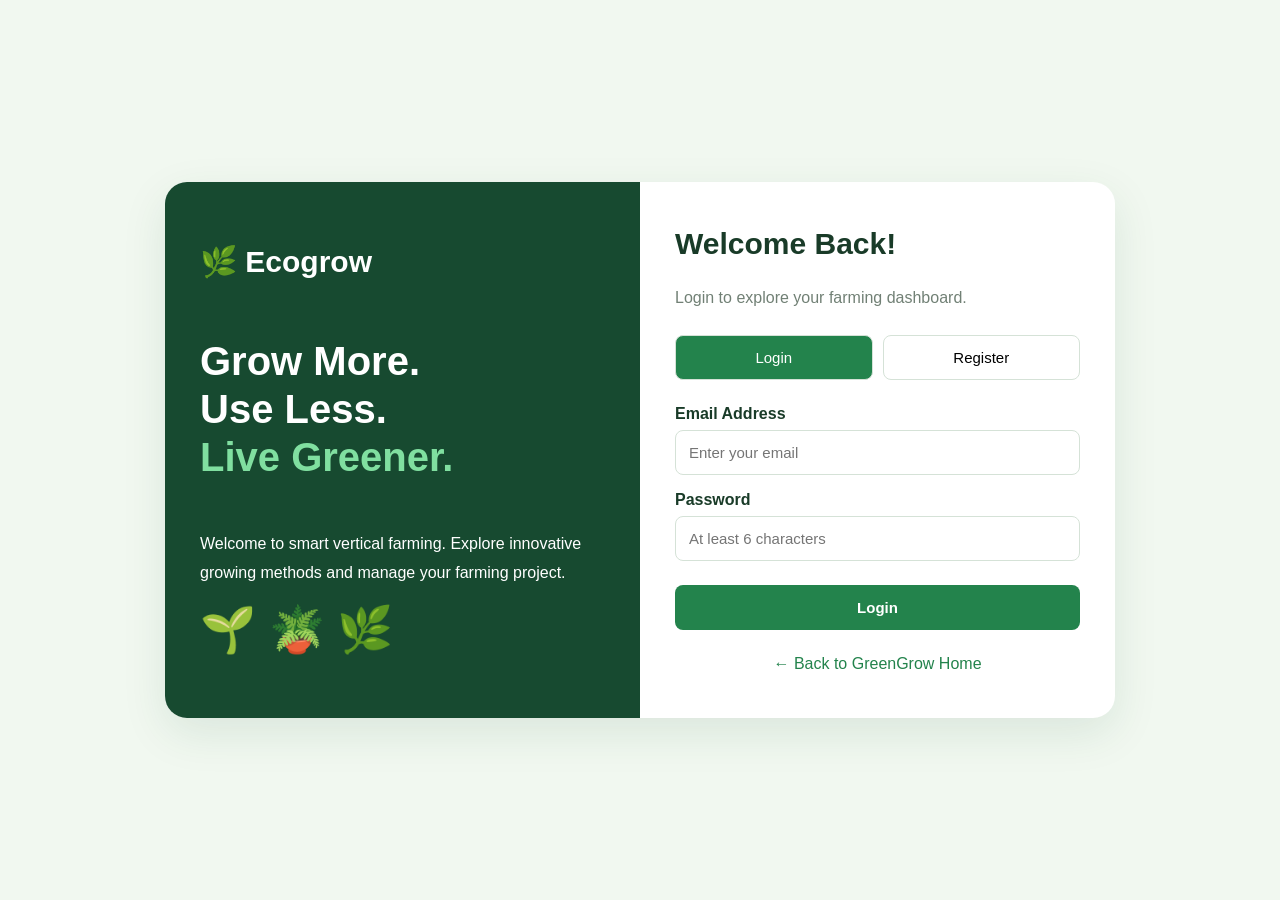
<file: dashboard.html>
<!DOCTYPE html>
<html lang="en">
<head>
    <meta charset="UTF-8">
    <meta name="viewport" content="width=device-width, initial-scale=1.0">

    <title>GreenGrow | Farming Dashboard</title>

    <style>
        * {
            margin: 0;
            padding: 0;
            box-sizing: border-box;
        }

        body {
            font-family: Arial, sans-serif;
            background: #f4f8f2;
            color: #203329;
            line-height: 1.6;
        }

        button, input {
            font: inherit;
        }

        button {
            cursor: pointer;
        }

        header {
            background: white;
            padding: 18px 5%;
            display: flex;
            justify-content: space-between;
            align-items: center;
            box-shadow: 0 2px 12px #0000000a;
        }

        .logo {
            font-size: 25px;
            font-weight: bold;
            color: #23834c;
        }

        .header-right {
            display: flex;
            align-items: center;
            gap: 18px;
        }

        .logout {
            border: none;
            background: #23834c;
            color: white;
            padding: 10px 18px;
            border-radius: 8px;
        }

        .container {
            max-width: 1200px;
            margin: auto;
            padding: 35px 22px;
        }

        .welcome {
            background: #174a30;
            color: white;
            padding: 35px;
            border-radius: 18px;
            display: flex;
            justify-content: space-between;
            align-items: center;
            gap: 20px;
        }

        .welcome h1 {
            font-size: clamp(25px, 4vw, 38px);
            margin-bottom: 8px;
        }

        .welcome p {
            color: #dcefe0;
        }

        .welcome-icon {
            font-size: 70px;
        }

        .section-title {
            margin: 35px 0 18px;
            font-size: 25px;
        }

        .stats {
            display: grid;
            grid-template-columns: repeat(4, 1fr);
            gap: 18px;
        }

        .stat-card {
            background: white;
            padding: 23px;
            border-radius: 14px;
            box-shadow: 0 5px 20px #00000005;
            border: 1px solid #e6eee4;
        }

        .stat-icon {
            font-size: 30px;
        }

        .stat-card h3 {
            font-size: 15px;
            color: #68766d;
            margin: 10px 0;
        }

        .stat-value {
            font-size: 28px;
            font-weight: bold;
            color: #23834c;
        }

        .demo-note {
            margin-top: 15px;
            font-size: 13px;
            color: #718075;
        }

        .main-grid {
            display: grid;
            grid-template-columns: 1fr 1fr;
            gap: 22px;
            margin-top: 30px;
        }

        .panel {
            background: white;
            padding: 25px;
            border-radius: 15px;
            border: 1px solid #e6eee4;
        }

        .panel h2 {
            margin-bottom: 15px;
            font-size: 22px;
        }

        .water-bar {
            width: 100%;
            height: 14px;
            background: #e5eee6;
            border-radius: 20px;
            overflow: hidden;
            margin: 15px 0;
        }

        .water-fill {
            width: 75%;
            height: 100%;
            background: #35a765;
            border-radius: 20px;
        }

        .crop-list {
            display: grid;
            grid-template-columns: repeat(2, 1fr);
            gap: 14px;
        }

        .crop {
            padding: 18px;
            background: #f0f7ef;
            border-radius: 12px;
            text-align: center;
        }

        .crop span {
            font-size: 32px;
        }

        .crop h3 {
            margin-top: 7px;
            color: #267a46;
        }

        .tracker-form {
            display: grid;
            grid-template-columns: 1fr 1fr;
            gap: 12px;
        }

        .tracker-form label {
            display: block;
            font-size: 14px;
            font-weight: bold;
            margin-bottom: 5px;
        }

        .tracker-form input {
            width: 100%;
            padding: 11px;
            border: 1px solid #d5e2d7;
            border-radius: 7px;
        }

        .tracker-form button {
            grid-column: 1 / -1;
            padding: 12px;
            background: #23834c;
            color: white;
            border: none;
            border-radius: 8px;
        }

        .table-wrap {
            overflow-x: auto;
            margin-top: 20px;
        }

        table {
            width: 100%;
            border-collapse: collapse;
            min-width: 430px;
        }

        th, td {
            text-align: left;
            padding: 12px 8px;
            border-bottom: 1px solid #e6eee4;
        }

        th {
            color: #267a46;
            background: #f4f8f2;
        }

        .delete-btn {
            background: #ffe9e7;
            color: #b42318;
            border: none;
            border-radius: 5px;
            padding: 6px 10px;
        }

        .empty-message {
            margin-top: 15px;
            color: #718075;
        }

        footer {
            text-align: center;
            background: #103a25;
            color: white;
            padding: 23px;
            margin-top: 35px;
        }

        @media (max-width: 900px) {
            .stats {
                grid-template-columns: repeat(2, 1fr);
            }
        }

        @media (max-width: 650px) {
            header {
                padding: 15px;
                flex-wrap: wrap;
                gap: 12px;
            }

            .header-right {
                gap: 8px;
            }

            .welcome {
                padding: 25px;
            }

            .welcome-icon {
                font-size: 42px;
            }

            .main-grid {
                grid-template-columns: 1fr;
            }

            .stats {
                gap: 12px;
            }

            .stat-card {
                padding: 16px;
            }

            .stat-value {
                font-size: 23px;
            }

            .container {
                padding: 22px 14px;
            }
        }

        @media (max-width: 380px) {
            .stats {
                grid-template-columns: 1fr;
            }

            .tracker-form {
                grid-template-columns: 1fr;
            }
        }
    </style>
</head>

<body>

<header>
    <div class="logo">🌿 GreenGrow</div>

    <div class="header-right">
        <span id="userName">Farmer</span>
        <button class="logout" id="logoutButton">Logout ↗</button>
    </div>
</header>

<main class="container">

    <!-- Welcome Banner -->
    <section class="welcome">
        <div>
            <h1>Welcome, <span id="welcomeName">Farmer</span>! 🌱</h1>
            <p>Your smart vertical farming dashboard.</p>
        </div>

        <div class="welcome-icon">🪴</div>
    </section>

    <!-- Statistics -->
    <h2 class="section-title">Farm Overview</h2>

    <section class="stats">

        <article class="stat-card">
            <div class="stat-icon">🌡️</div>
            <h3>Temperature</h3>
            <div class="stat-value">24°C</div>
        </article>

        <article class="stat-card">
            <div class="stat-icon">💧</div>
            <h3>Humidity</h3>
            <div class="stat-value">65%</div>
        </article>

        <article class="stat-card">
            <div class="stat-icon">🌿</div>
            <h3>Plants Tracked</h3>
            <div class="stat-value" id="plantCount">0</div>
        </article>

        <article class="stat-card">
            <div class="stat-icon">🌱</div>
            <h3>Growing Systems</h3>
            <div class="stat-value">3</div>
        </article>

    </section>

    <p class="demo-note">
        Note: Temperature and humidity are sample values for this college project,
        not readings from real sensors.
    </p>

    <section class="main-grid">

        <!-- Water Level -->
        <article class="panel">
            <h2>💧 Water Level</h2>
            <p>Sample reservoir level: <strong>75%</strong></p>

            <div
                class="water-bar"
                role="progressbar"
                aria-label="Sample water level"
                aria-valuenow="75"
                aria-valuemin="0"
                aria-valuemax="100">

                <div class="water-fill"></div>
            </div>

            <p>Demo status: Water level is sufficient.</p>
        </article>

        <!-- Crop Guide -->
        <article class="panel">
            <h2>🥬 Quick Crop Guide</h2>

            <div class="crop-list">
                <div class="crop">
                    <span>🥬</span>
                    <h3>Lettuce</h3>
                    <p>Leafy vegetable</p>
                </div>

                <div class="crop">
                    <span>🍓</span>
                    <h3>Strawberry</h3>
                    <p>Fruit crop</p>
                </div>

                <div class="crop">
                    <span>🌿</span>
                    <h3>Mint</h3>
                    <p>Herb</p>
                </div>

                <div class="crop">
                    <span>🥗</span>
                    <h3>Spinach</h3>
                    <p>Leafy vegetable</p>
                </div>
            </div>
        </article>

    </section>

    <!-- Plant Growth Tracker -->
    <h2 class="section-title">🌱 Plant Growth Tracker</h2>

    <section class="panel">

        <p>
            Record your plant's height and date to monitor its growth.
        </p>

        <br>

        <form id="growthForm" class="tracker-form">

            <div>
                <label for="plantName">Plant Name</label>
                <input
                    type="text"
                    id="plantName"
                    placeholder="e.g. Lettuce"
                    required>
            </div>

            <div>
                <label for="plantHeight">Height (cm)</label>
                <input
                    type="number"
                    id="plantHeight"
                    min="0"
                    max="10000"
                    step="0.1"
                    placeholder="e.g. 12.5"
                    required>
            </div>

            <div>
                <label for="recordDate">Date</label>
                <input type="date" id="recordDate" required>
            </div>

            <button type="submit">+ Add Growth Record</button>

        </form>

        <p id="trackerStatus" role="status" aria-live="polite"></p>

        <div class="table-wrap">
            <table>
                <thead>
                    <tr>
                        <th>Plant</th>
                        <th>Height</th>
                        <th>Date</th>
                        <th>Action</th>
                    </tr>
                </thead>

                <tbody id="growthTable"></tbody>
            </table>
        </div>

        <p class="empty-message" id="emptyMessage">
            No growth records yet. Add your first plant above.
        </p>

    </section>

</main>

<footer>
    <p>© 2026 GreenGrow | Vertical Farming College Project 🌿</p>
</footer>

<script src="dashboard.js"></script>

</body>
</html>
```
</file>
